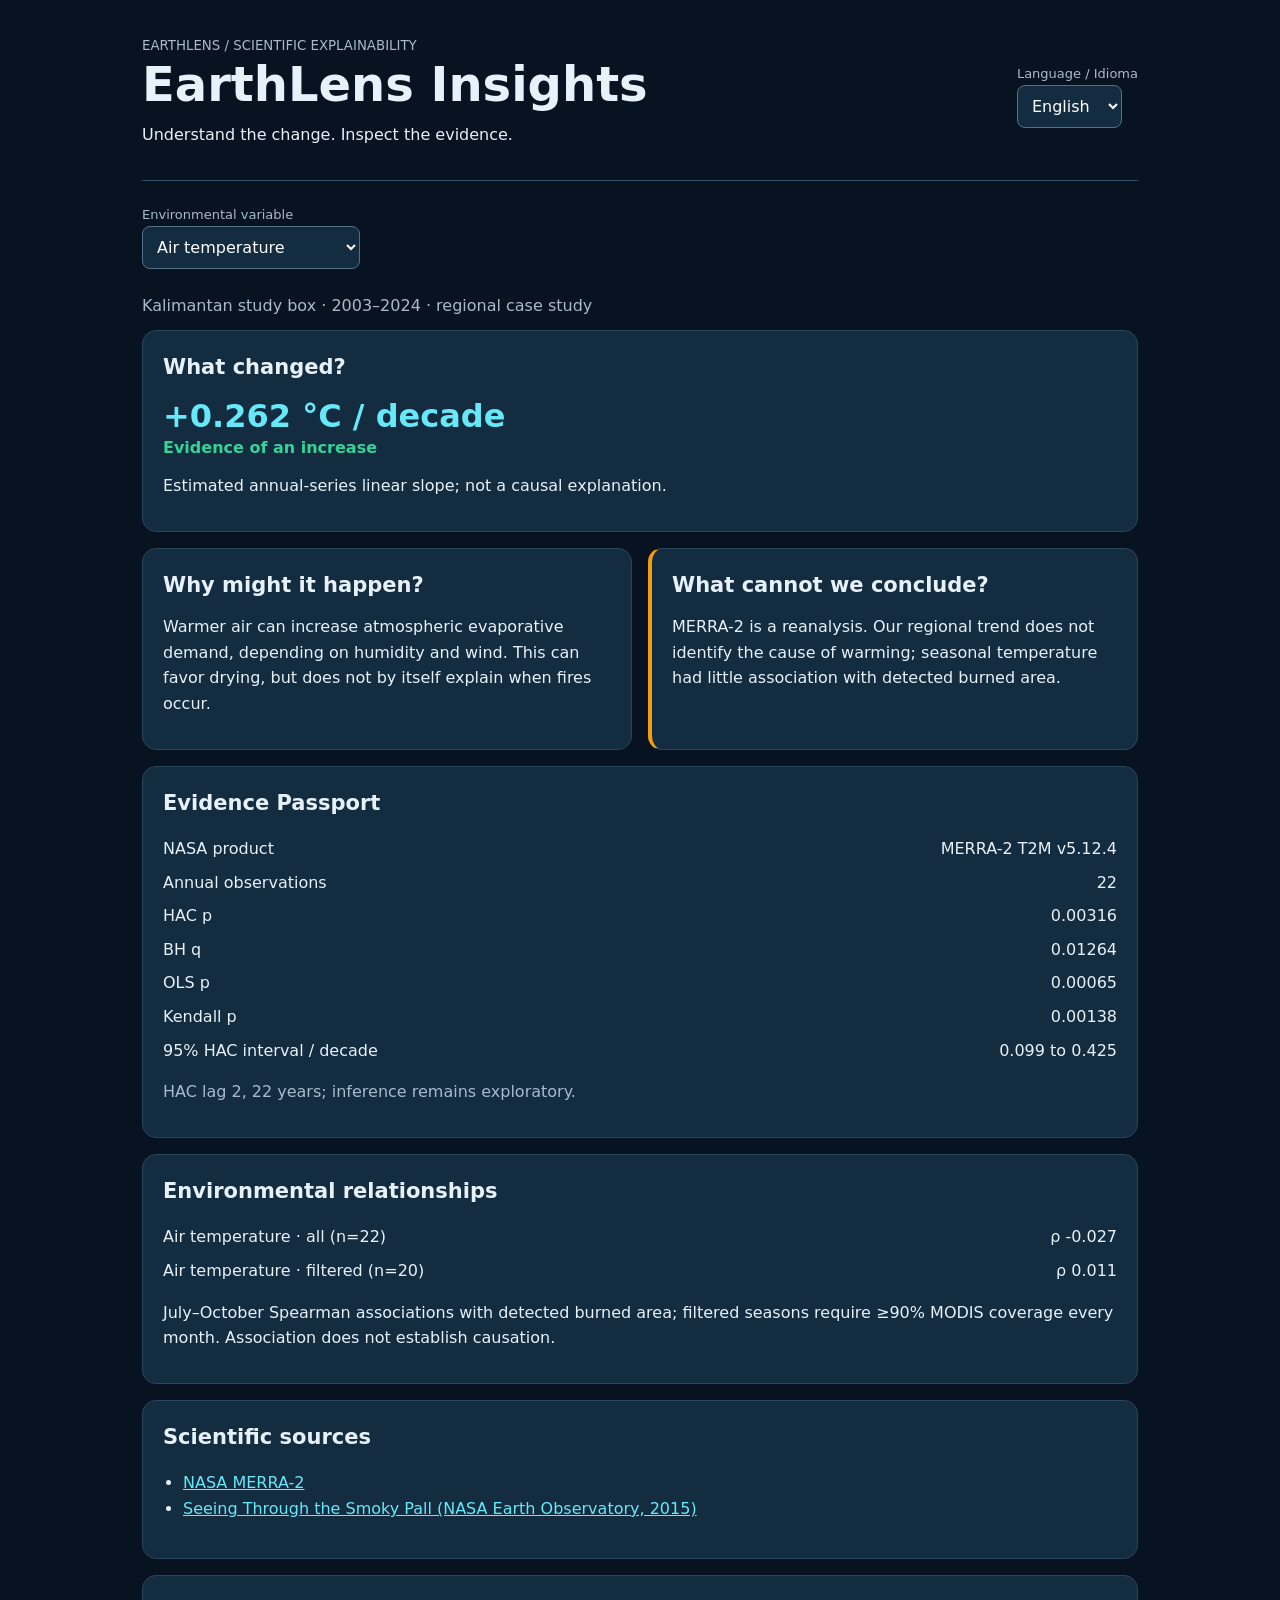
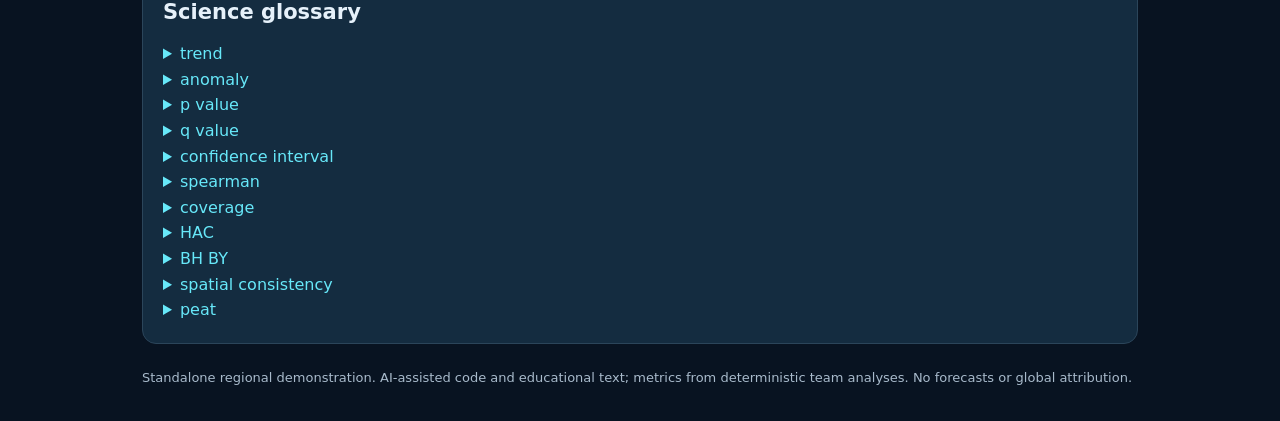
<file: insights/index.html>
<!doctype html><html lang="en"><meta charset="utf-8"><meta name="viewport" content="width=device-width,initial-scale=1"><title>EarthLens Insights</title><style>
*{box-sizing:border-box}body{margin:0;background:#081321;color:#e6f1fa;font:16px/1.6 system-ui,sans-serif}main{max-width:1040px;margin:auto;padding:32px 22px}header{display:flex;justify-content:space-between;gap:12px;align-items:center;border-bottom:1px solid #345064;padding-bottom:20px}h1,h2,h3,p{margin:0 0 12px}h1{font-size:clamp(28px,5vw,48px);line-height:1.1}h2{font-size:21px}small,.muted{color:#a8bacb}a{color:#67e8f9}label{display:block;color:#a8bacb;font-size:13px}select{background:#142c40;color:white;border:1px solid #54718a;border-radius:8px;padding:10px;font:inherit;max-width:100%}.controls{display:flex;gap:18px;flex-wrap:wrap;margin:24px 0}.grid{display:grid;grid-template-columns:repeat(auto-fit,minmax(260px,1fr));gap:16px}.card{background:#142c40;border:1px solid #2b455a;border-radius:14px;padding:20px;margin-bottom:16px}.metric{font-size:32px;color:#67e8f9;font-weight:700;line-height:1.2}.tag{color:#34d399;font-weight:650}.warning{border-left:4px solid #f59e0b}summary{cursor:pointer;color:#67e8f9}dl{display:grid;grid-template-columns:1fr auto;gap:8px}dd{margin:0;text-align:right;font-variant-numeric:tabular-nums}footer{margin-top:24px;color:#a8bacb;font-size:13px}ul{padding-left:20px}button{font:inherit}section{min-width:0}</style><main><header><div><small>EARTHLENS / SCIENTIFIC EXPLAINABILITY</small><h1>EarthLens Insights</h1><p id="subtitle"></p></div><div><label for="lang">Language / Idioma</label><select id="lang"><option value="en">English</option><option value="es">Español</option></select></div></header><div class="controls"><div><label for="variable" id="varLabel"></label><select id="variable"></select></div></div><div id="content" aria-live="polite"></div><section class="card"><h2 id="glossTitle"></h2><div id="gloss"></div></section><footer id="footer"></footer></main><script src="demo-data.js"></script><script src="evidence_rules.js"></script><script>
const data=EarthLensData, rules=EarthLensInsights, $=id=>document.getElementById(id);let lang='en';
const tr=(a,b)=>lang==='es'?b:a; const num=(x,n=3)=>typeof x==='number'&&Number.isFinite(x)?x.toLocaleString(lang==='es'?'es-MX':'en-US',{maximumFractionDigits:n,minimumFractionDigits:0}):'—';
function el(tag,txt,cls){let n=document.createElement(tag);if(txt!==undefined)n.textContent=txt;if(cls)n.className=cls;return n}function card(title,body,cls=''){let s=el('section',undefined,'card '+cls);s.append(el('h2',title));if(typeof body==='string')s.append(el('p',body));else s.append(body);return s}function pair(dl,k,v){dl.append(el('dt',k),el('dd',v))}
function render(){lang=$('lang').value;document.documentElement.lang=lang;let selected=$('variable').value||'temp';$('variable').replaceChildren(...Object.entries(data.explanations).map(([k,v])=>{let o=el('option',v.title[lang]);o.value=k;return o}));$('variable').value=selected;let i=rules.getInsight(data,selected,lang),t=i.trend;
$('subtitle').textContent=tr('Understand the change. Inspect the evidence.','Comprende el cambio. Examina la evidencia.');$('varLabel').textContent=tr('Environmental variable','Variable ambiental');let root=$('content');root.replaceChildren();root.append(el('p',tr('Kalimantan study box · 2003–2024 · regional case study','Recuadro de Kalimantan · 2003–2024 · caso regional'),'muted'));
let status={increase:tr('Evidence of an increase','Evidencia de aumento'),decrease:tr('Evidence of a decrease','Evidencia de disminución'),inconclusive:tr('Inconclusive trend','Tendencia no concluyente'),method_sensitive:tr('Method-dependent trend','Tendencia dependiente del método'),unavailable:tr('Insufficient evidence','Evidencia insuficiente')}[i.status];
let block=el('div');block.append(el('div',(t.slope_decade>0?'+':'')+num(t.slope_decade)+' '+i.unit,'metric'),el('p',status,'tag'),el('p',tr('Estimated annual-series linear slope; not a causal explanation.','Pendiente lineal estimada de la serie anual; no explica la causa.')));root.append(card(tr('What changed?','¿Qué cambió?'),block));
let grid=el('div',undefined,'grid');grid.append(card(tr('Why might it happen?','¿Por qué podría ocurrir?'),i.mechanism),card(tr('What cannot we conclude?','¿Qué no podemos concluir?'),i.limitations,'warning'));root.append(grid);
let dl=el('dl');pair(dl,tr('NASA product','Producto NASA'),i.source);pair(dl,tr('Annual observations','Observaciones anuales'),t.n);pair(dl,'HAC p',num(t.p_hac,5));pair(dl,'BH q',num(t.q_hac_bh,5));pair(dl,'OLS p',num(t.p_ols,5));pair(dl,'Kendall p',num(t.kendall_p,5));pair(dl,tr('95% HAC interval / decade','Intervalo HAC 95% / década'),num(t.hac_ci_low)+' to '+num(t.hac_ci_high));let stat=el('div');stat.append(dl,el('p',tr('HAC lag 2, 22 years; inference remains exploratory.','HAC con rezago 2, 22 años; la inferencia sigue siendo exploratoria.'),'muted'));root.append(card('Evidence Passport',stat));
let as=selected==='burned_area_km2'?data.regional.associations.filter(a=>a.scope==='Jul-Oct'||a.scope==='Jul-Oct coverage >= 90% every month'):i.associations.filter(a=>a.scope==='Jul-Oct'||a.scope==='Jul-Oct coverage >= 90% every month');if(as.length){let d=el('dl');as.forEach(a=>pair(d,data.explanations[a.variable].title[lang]+' · '+(a.n===20?tr('filtered','filtrado'):tr('all','total'))+' (n='+a.n+')','ρ '+num(a.rho)));let b=el('div');b.append(d,el('p',tr('July–October Spearman associations with detected burned area; filtered seasons require ≥90% MODIS coverage every month. Association does not establish causation.','Asociaciones Spearman julio–octubre con superficie quemada detectada; temporadas filtradas requieren ≥90% de cobertura MODIS cada mes. Asociación no demuestra causalidad.')));root.append(card(tr('Environmental relationships','Relaciones ambientales'),b))}
if(i.quality){let q=i.quality;root.append(card(tr('Data quality warning','Advertencia de calidad'),tr('October 2015: valid land coverage '+num(q.min_coverage*100,2)+'%. Low coverage can hide burned area. July–October accounts for '+num(q.fire_season_share*100,2)+'% of detected area (2003–2024).','Octubre 2015: cobertura terrestre válida '+num(q.min_coverage*100,2)+'%. La baja cobertura puede ocultar superficie quemada. Julio–octubre concentra '+num(q.fire_season_share*100,2)+'% del área detectada (2003–2024).'),'warning'));let cells=data.spatial;root.append(card(tr('Spatial evidence','Evidencia espacial'),tr('62 fitted cells; '+cells.filter(c=>rules.spatialStatus(c)==='nominal_only'||rules.spatialStatus(c)==='bh_only'||rules.spatialStatus(c)==='by_significant').length+' nominally significant; '+cells.filter(c=>rules.spatialStatus(c)==='bh_only'||rules.spatialStatus(c)==='by_significant').length+' after BH; '+cells.filter(c=>rules.spatialStatus(c)==='by_significant').length+' after BY. Nearby cells are not independent.','62 celdas analizadas; 19 significativas nominalmente, 2 tras BH, 0 tras BY. Las celdas vecinas no son independientes.')))}
let ul=el('ul');i.references.forEach(r=>{let li=el('li'),a=el('a',r.title);a.href=r.url;a.target='_blank';a.rel='noopener noreferrer';li.append(a);ul.append(li)});root.append(card(tr('Scientific sources','Fuentes científicas'),ul));$('glossTitle').textContent=tr('Science glossary','Glosario científico');$('gloss').replaceChildren(...Object.entries(data.glossary).map(([k,v])=>{let d=el('details');d.append(el('summary',k.replaceAll('_',' ')),el('p',v[lang]));return d}));$('footer').textContent=tr('Standalone regional demonstration. AI-assisted code and educational text; metrics from deterministic team analyses. No forecasts or global attribution.','Demostración regional independiente. Código y texto educativo asistidos por IA; métricas de análisis deterministas del equipo. Sin predicción ni atribución global.');}
$('lang').addEventListener('change',render);$('variable').addEventListener('change',render);render();
</script></html>
</file>
